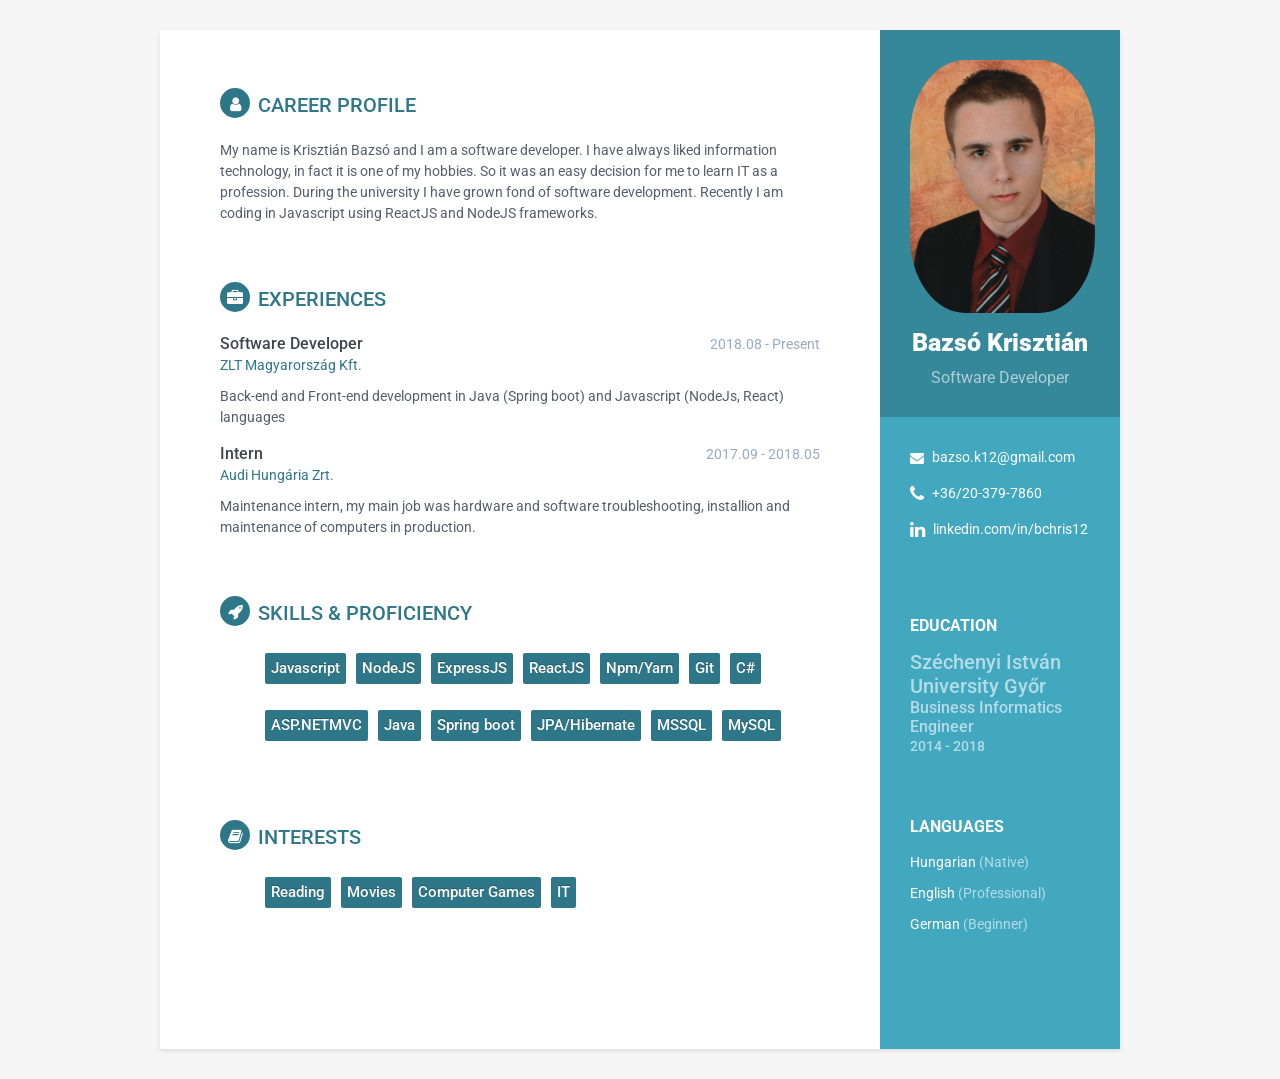
<file: index.html>
<!doctype html><html lang="en"><head><meta charset="utf-8"/><meta http-equiv="X-UA-Compatible" content="IE=edge"/><meta name="viewport" content="width=device-width,initial-scale=1,shrink-to-fit=no"/><link rel="shortcut icon" href="favicon.ico"/><link href="https://fonts.googleapis.com/css?family=Roboto:400,500,400italic,300italic,300,500italic,700,700italic,900,900italic" rel="stylesheet"/><style>ul.skillset{list-style-type:none;border-width:1px 1px 0 0}.skillset li{border:0 solid silver;-o-transition:all 70ms;transition:all 70ms;display:inline-block;margin:5px;background-color:#2d7788;border-radius:2px;text-decoration:none;padding:3px 6px;font-size:15px;font-weight:500;line-height:25px;color:#fff;text-shadow:0 -1px 0 rgba(0,0,0,.25);white-space:nowrap;vertical-align:baseline}</style><title>Bazsó Krisztián</title><link href="/static/css/main.3b7f267a.css" rel="stylesheet"></head><body><noscript>You need to enable JavaScript to run this app.</noscript><div id="root"></div><script type="text/javascript" src="/static/js/main.d5431c59.js"></script></body></html>
</file>
